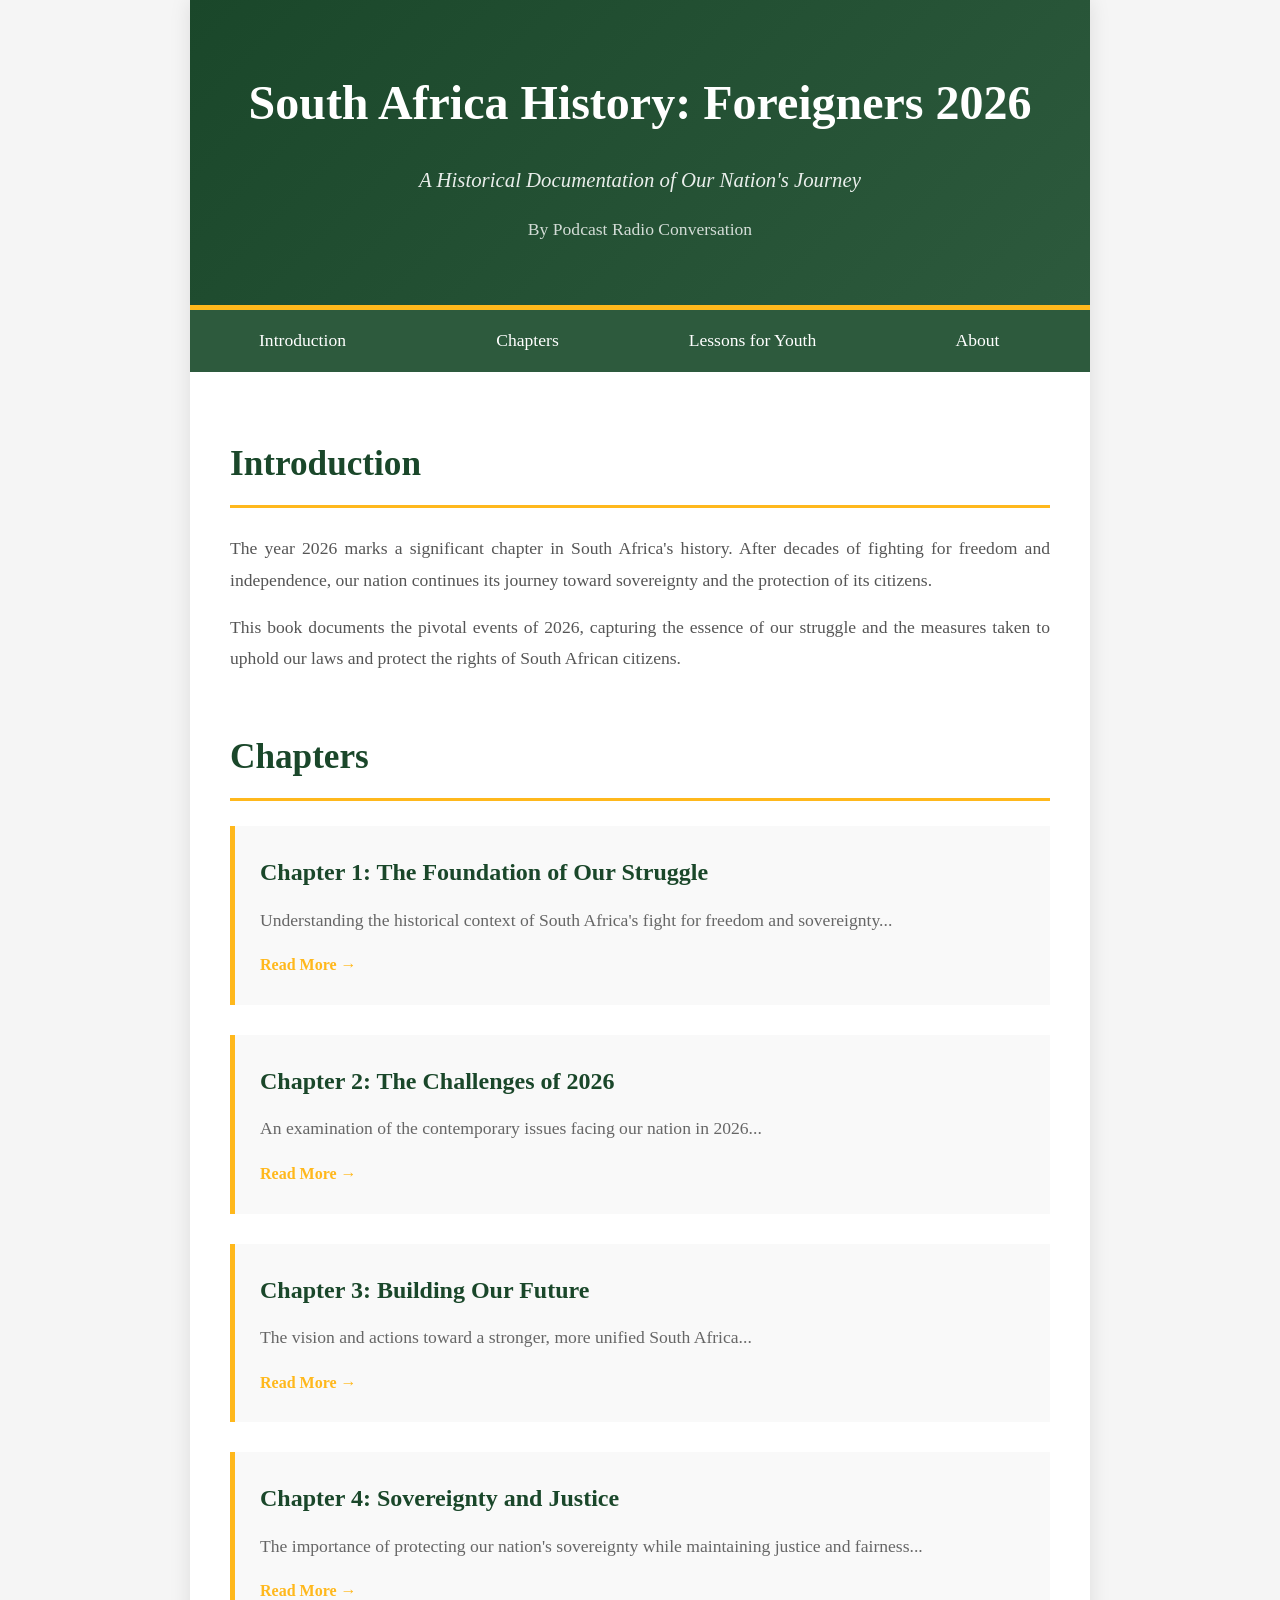
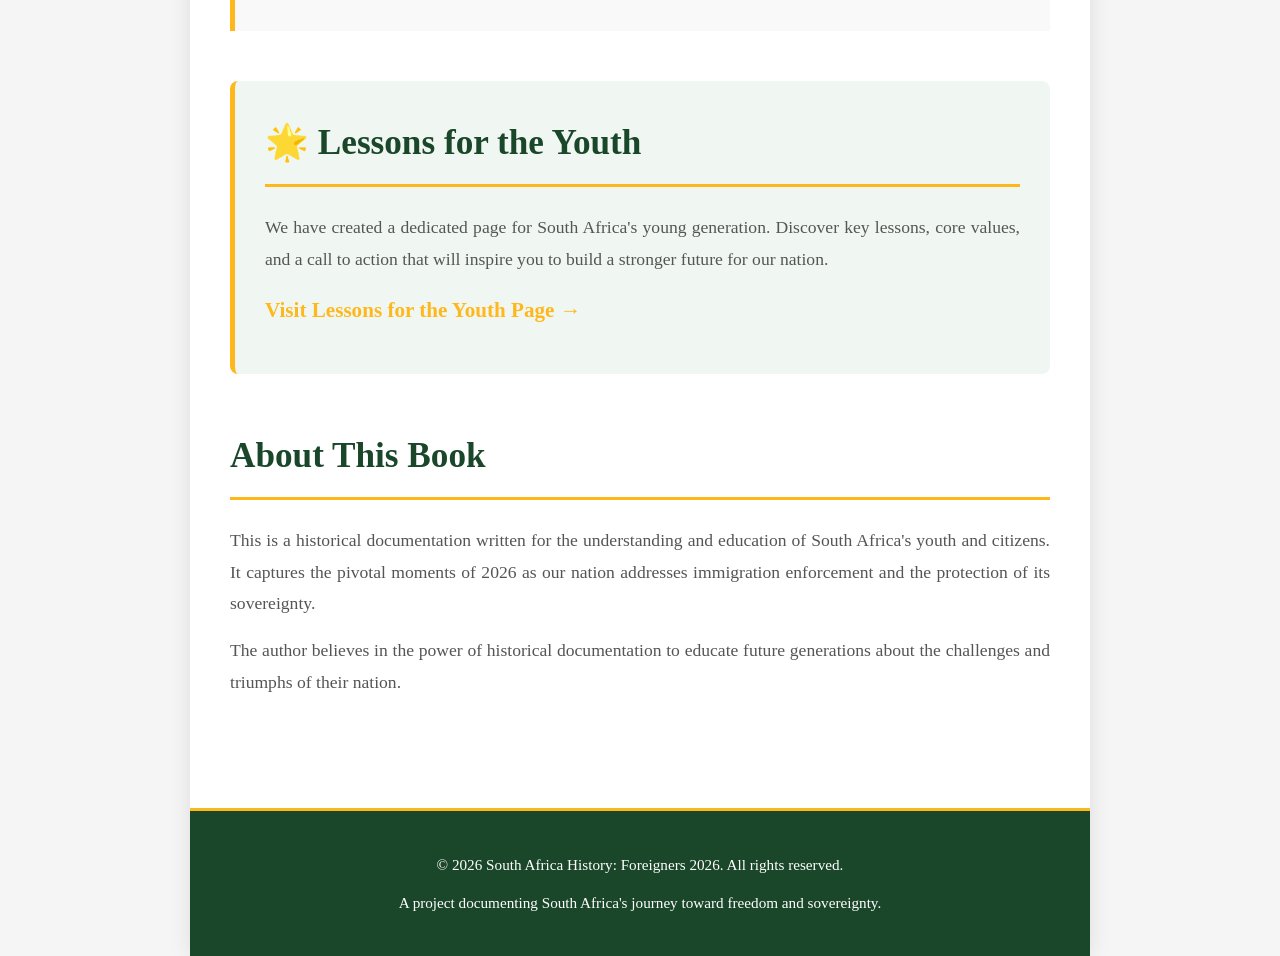
<file: index.html>
<!DOCTYPE html>
<html lang="en">
<head>
    <meta charset="UTF-8">
    <meta name="viewport" content="width=device-width, initial-scale=1.0">
    <title>South Africa History: Foreigners 2026</title>
    <link rel="stylesheet" href="styles/style.css">
</head>
<body>
    <div class="container">
        <!-- Header -->
        <header class="header">
            <div class="header-content">
                <h1>South Africa History: Foreigners 2026</h1>
                <p class="tagline">A Historical Documentation of Our Nation's Journey</p>
                <p class="author">By Podcast Radio Conversation</p>
            </div>
        </header>

        <!-- Navigation -->
        <nav class="navigation">
            <ul>
                <li><a href="#introduction">Introduction</a></li>
                <li><a href="#chapters">Chapters</a></li>
                <li><a href="lessons-for-youth.html">Lessons for Youth</a></li>
                <li><a href="#about">About</a></li>
            </ul>
        </nav>

        <!-- Main Content -->
        <main class="main-content">
            <!-- Introduction Section -->
            <section id="introduction" class="section">
                <h2>Introduction</h2>
                <p>
                    The year 2026 marks a significant chapter in South Africa's history. After decades of fighting for freedom 
                    and independence, our nation continues its journey toward sovereignty and the protection of its citizens.
                </p>
                <p>
                    This book documents the pivotal events of 2026, capturing the essence of our struggle and the measures taken 
                    to uphold our laws and protect the rights of South African citizens.
                </p>
            </section>

            <!-- Chapters Section -->
            <section id="chapters" class="section">
                <h2>Chapters</h2>
                <div class="chapters-list">
                    <div class="chapter">
                        <h3>Chapter 1: The Foundation of Our Struggle</h3>
                        <p>Understanding the historical context of South Africa's fight for freedom and sovereignty...</p>
                        <a href="#chapter1" class="read-more">Read More →</a>
                    </div>
                    <div class="chapter">
                        <h3>Chapter 2: The Challenges of 2026</h3>
                        <p>An examination of the contemporary issues facing our nation in 2026...</p>
                        <a href="#chapter2" class="read-more">Read More →</a>
                    </div>
                    <div class="chapter">
                        <h3>Chapter 3: Building Our Future</h3>
                        <p>The vision and actions toward a stronger, more unified South Africa...</p>
                        <a href="#chapter3" class="read-more">Read More →</a>
                    </div>
                    <div class="chapter">
                        <h3>Chapter 4: Sovereignty and Justice</h3>
                        <p>The importance of protecting our nation's sovereignty while maintaining justice and fairness...</p>
                        <a href="#chapter4" class="read-more">Read More →</a>
                    </div>
                </div>
            </section>

            <!-- Featured Section - Link to Lessons for Youth -->
            <section class="section" style="background-color: #f0f7f3; padding: 30px; border-radius: 8px; border-left: 5px solid #ffb81c;">
                <h2>🌟 Lessons for the Youth</h2>
                <p>
                    We have created a dedicated page for South Africa's young generation. Discover key lessons, core values, 
                    and a call to action that will inspire you to build a stronger future for our nation.
                </p>
                <p style="margin-top: 15px;">
                    <a href="lessons-for-youth.html" class="read-more" style="font-size: 1.2em;">Visit Lessons for the Youth Page →</a>
                </p>
            </section>

            <!-- About Section -->
            <section id="about" class="section">
                <h2>About This Book</h2>
                <p>
                    This is a historical documentation written for the understanding and education of South Africa's youth 
                    and citizens. It captures the pivotal moments of 2026 as our nation addresses immigration enforcement 
                    and the protection of its sovereignty.
                </p>
                <p>
                    The author believes in the power of historical documentation to educate future generations about the 
                    challenges and triumphs of their nation.
                </p>
            </section>
        </main>

        <!-- Footer -->
        <footer class="footer">
            <p>&copy; 2026 South Africa History: Foreigners 2026. All rights reserved.</p>
            <p>A project documenting South Africa's journey toward freedom and sovereignty.</p>
        </footer>
    </div>
</body>
</html>
</file>
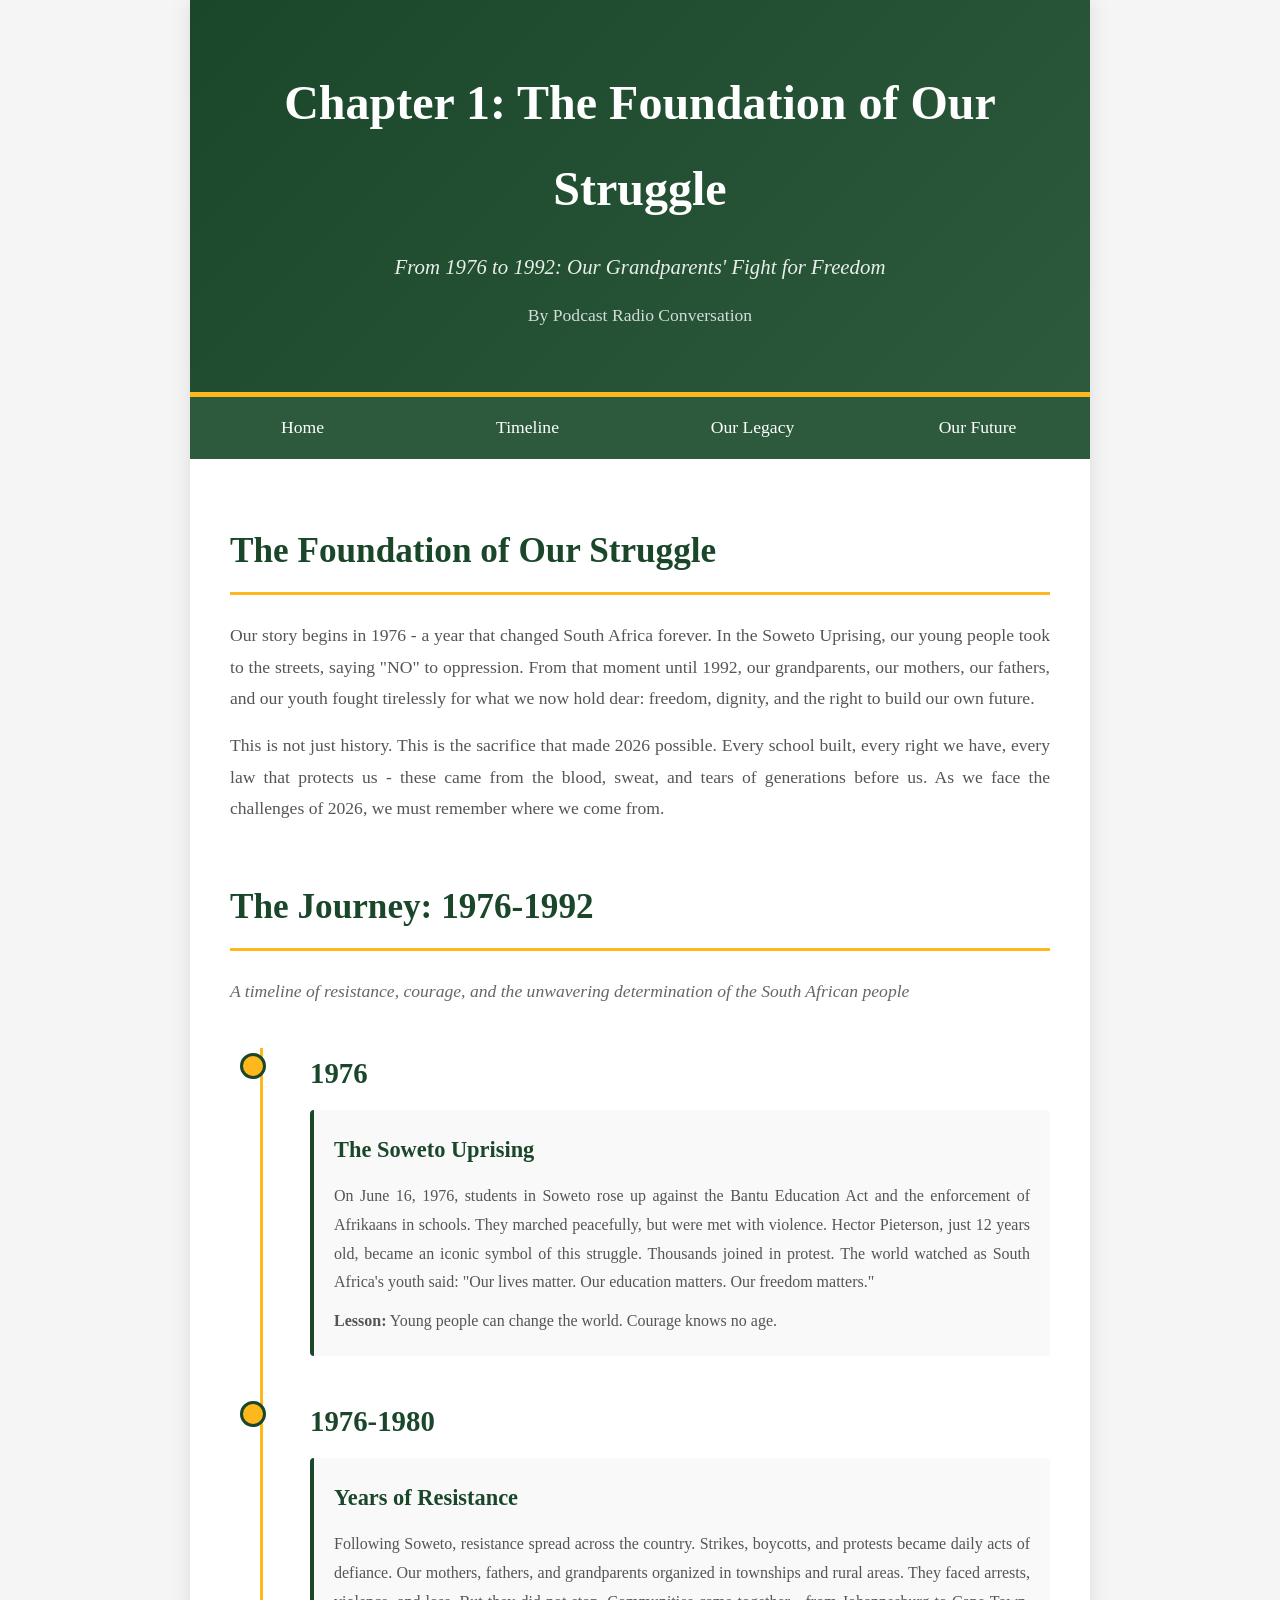
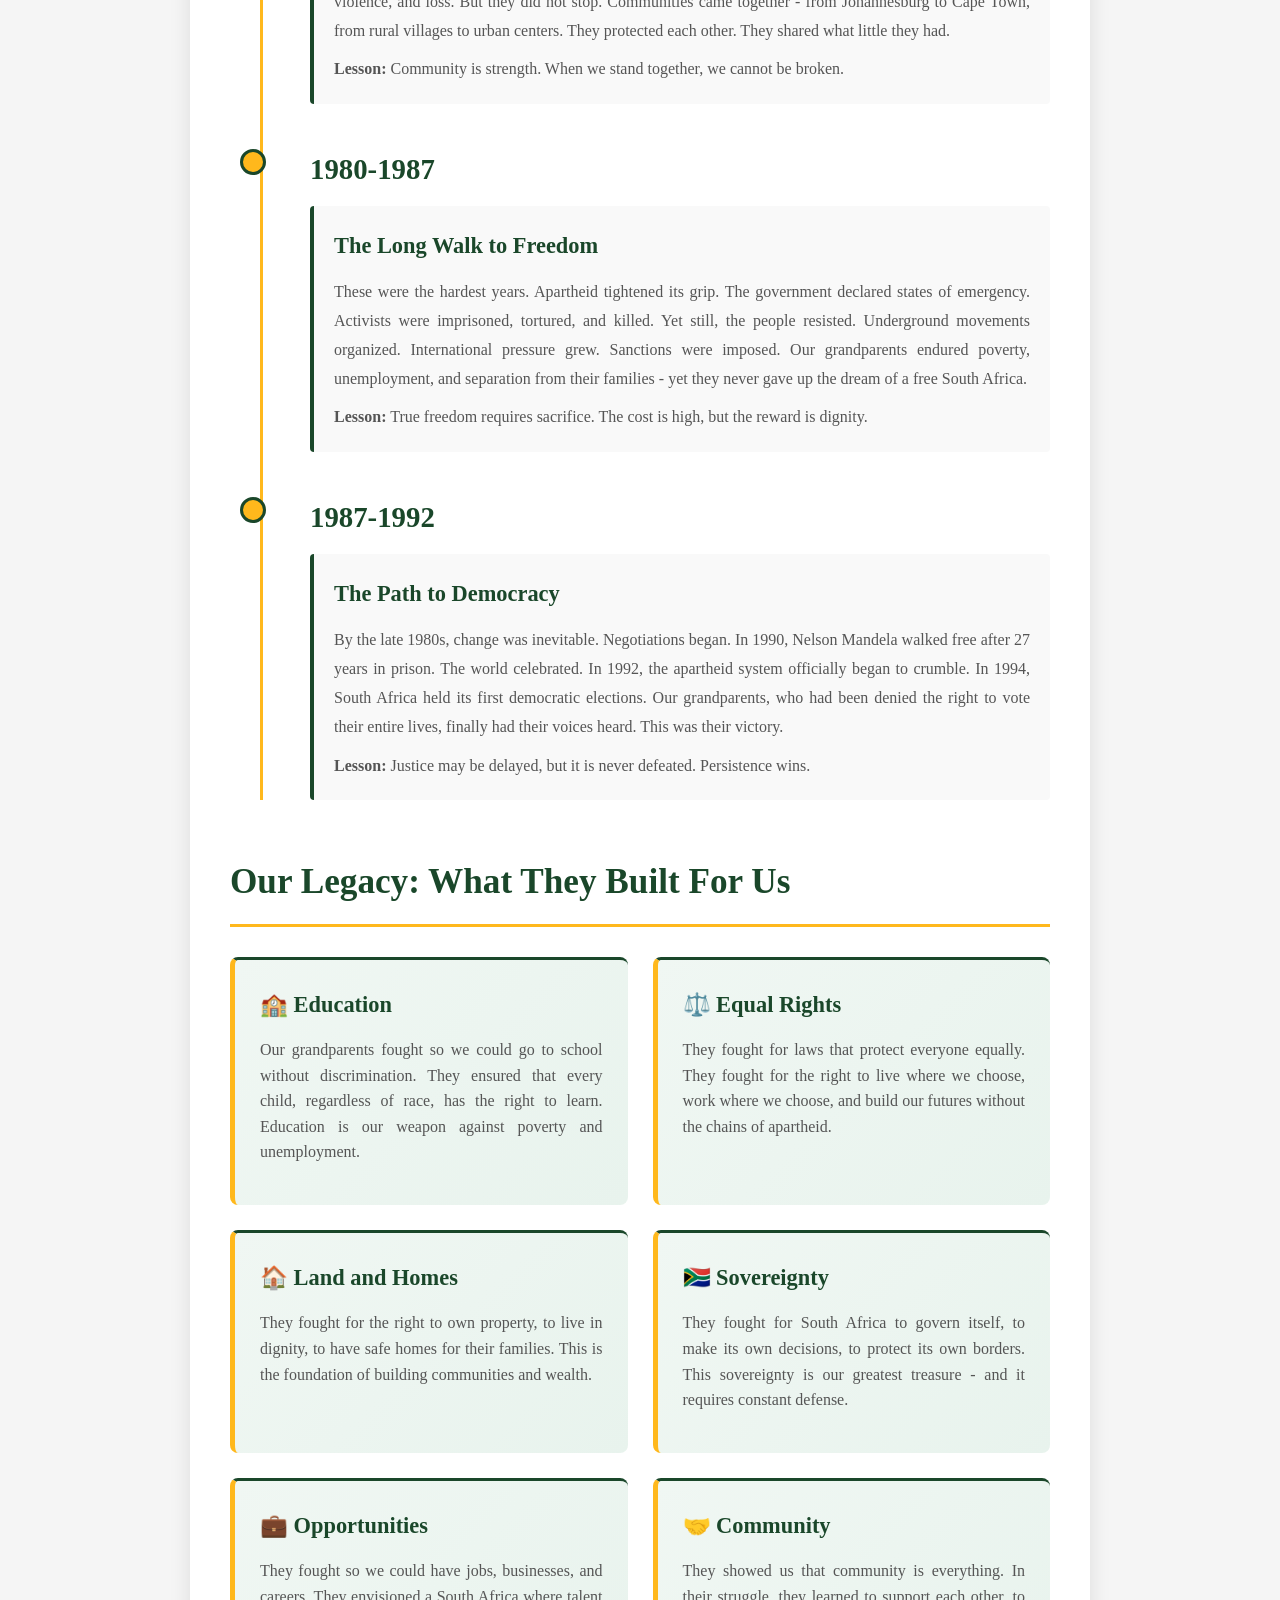
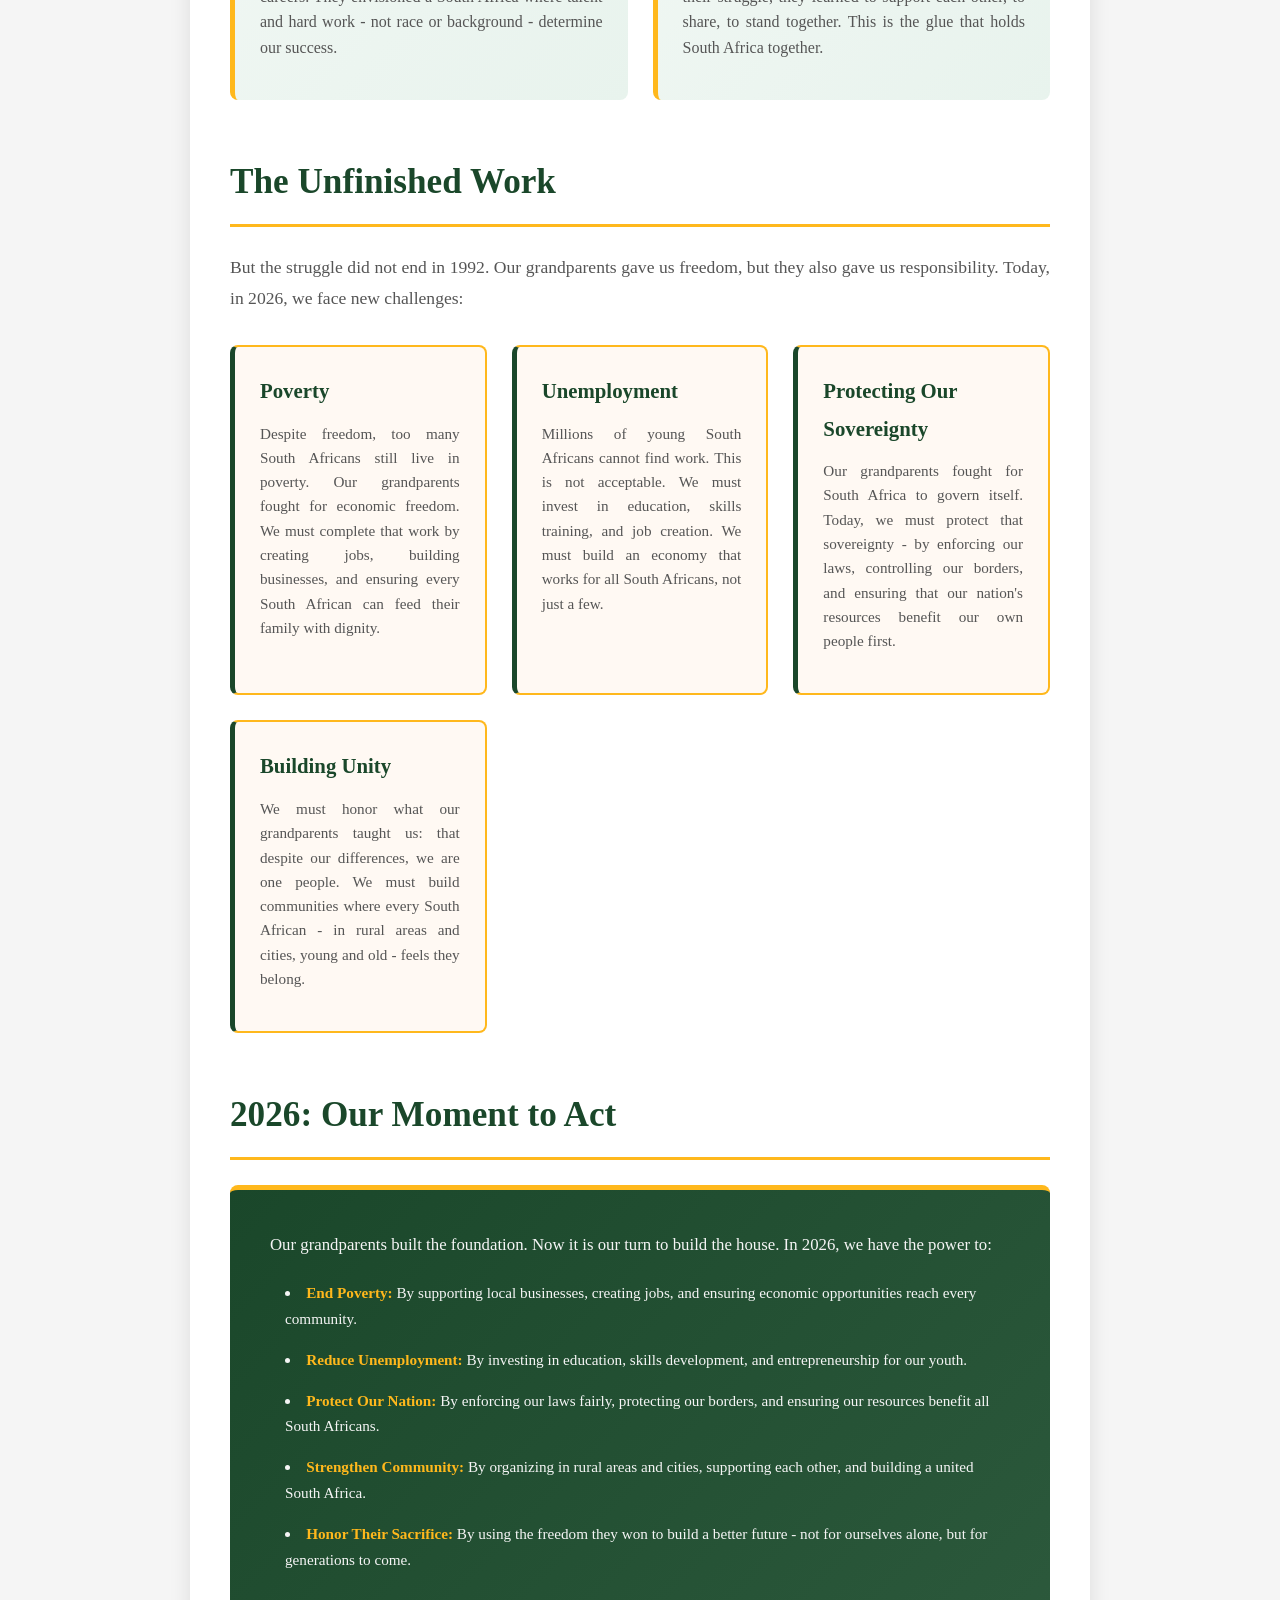
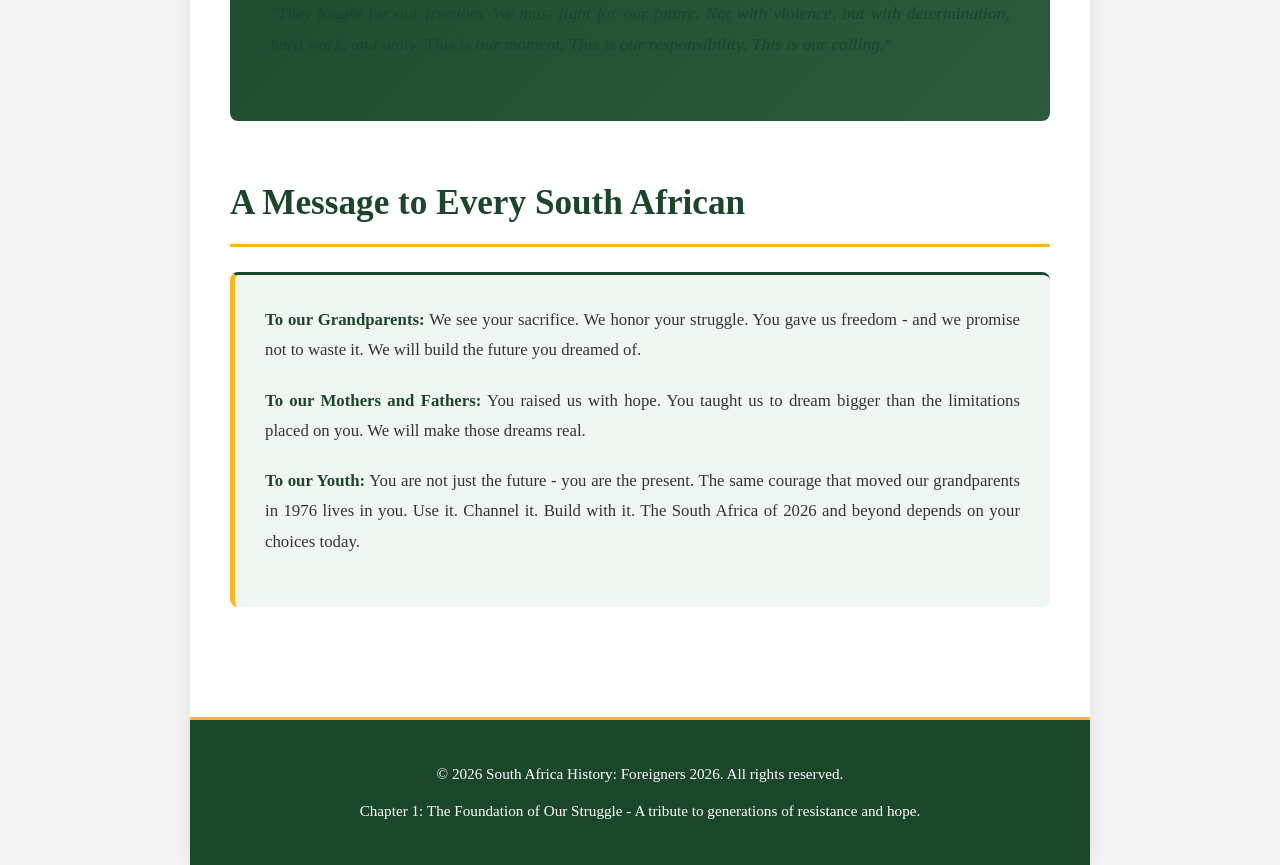
<file: chapter-1.html>
<!DOCTYPE html>
<html lang="en">
<head>
    <meta charset="UTF-8">
    <meta name="viewport" content="width=device-width, initial-scale=1.0">
    <title>Chapter 1: The Foundation of Our Struggle - South Africa History 2026</title>
    <link rel="stylesheet" href="styles/style.css">
</head>
<body>
    <div class="container">
        <!-- Header -->
        <header class="header">
            <div class="header-content">
                <h1>Chapter 1: The Foundation of Our Struggle</h1>
                <p class="tagline">From 1976 to 1992: Our Grandparents' Fight for Freedom</p>
                <p class="author">By Podcast Radio Conversation</p>
            </div>
        </header>

        <!-- Navigation -->
        <nav class="navigation">
            <ul>
                <li><a href="index.html">Home</a></li>
                <li><a href="#timeline">Timeline</a></li>
                <li><a href="#legacy">Our Legacy</a></li>
                <li><a href="#future">Our Future</a></li>
            </ul>
        </nav>

        <!-- Main Content -->
        <main class="main-content">
            <!-- Introduction Section -->
            <section id="introduction" class="section">
                <h2>The Foundation of Our Struggle</h2>
                <p>
                    Our story begins in 1976 - a year that changed South Africa forever. In the Soweto Uprising, our young people 
                    took to the streets, saying "NO" to oppression. From that moment until 1992, our grandparents, our mothers, 
                    our fathers, and our youth fought tirelessly for what we now hold dear: freedom, dignity, and the right to 
                    build our own future.
                </p>
                <p>
                    This is not just history. This is the sacrifice that made 2026 possible. Every school built, every right we have, 
                    every law that protects us - these came from the blood, sweat, and tears of generations before us. As we face 
                    the challenges of 2026, we must remember where we come from.
                </p>
            </section>

            <!-- Timeline Section -->
            <section id="timeline" class="section">
                <h2>The Journey: 1976-1992</h2>
                <p style="margin-bottom: 30px; font-style: italic; color: #666;">
                    A timeline of resistance, courage, and the unwavering determination of the South African people
                </p>

                <div class="timeline-container">
                    <!-- 1976 -->
                    <div class="timeline-item">
                        <div class="timeline-year">1976</div>
                        <div class="timeline-content">
                            <h3>The Soweto Uprising</h3>
                            <p>
                                On June 16, 1976, students in Soweto rose up against the Bantu Education Act and the enforcement of 
                                Afrikaans in schools. They marched peacefully, but were met with violence. Hector Pieterson, just 12 years old, 
                                became an iconic symbol of this struggle. Thousands joined in protest. The world watched as South Africa's 
                                youth said: "Our lives matter. Our education matters. Our freedom matters."
                            </p>
                            <p><strong>Lesson:</strong> Young people can change the world. Courage knows no age.</p>
                        </div>
                    </div>

                    <!-- 1976-1980 -->
                    <div class="timeline-item">
                        <div class="timeline-year">1976-1980</div>
                        <div class="timeline-content">
                            <h3>Years of Resistance</h3>
                            <p>
                                Following Soweto, resistance spread across the country. Strikes, boycotts, and protests became daily acts 
                                of defiance. Our mothers, fathers, and grandparents organized in townships and rural areas. They faced 
                                arrests, violence, and loss. But they did not stop. Communities came together - from Johannesburg to Cape Town, 
                                from rural villages to urban centers. They protected each other. They shared what little they had.
                            </p>
                            <p><strong>Lesson:</strong> Community is strength. When we stand together, we cannot be broken.</p>
                        </div>
                    </div>

                    <!-- 1980-1987 -->
                    <div class="timeline-item">
                        <div class="timeline-year">1980-1987</div>
                        <div class="timeline-content">
                            <h3>The Long Walk to Freedom</h3>
                            <p>
                                These were the hardest years. Apartheid tightened its grip. The government declared states of emergency. 
                                Activists were imprisoned, tortured, and killed. Yet still, the people resisted. Underground movements 
                                organized. International pressure grew. Sanctions were imposed. Our grandparents endured poverty, 
                                unemployment, and separation from their families - yet they never gave up the dream of a free South Africa.
                            </p>
                            <p><strong>Lesson:</strong> True freedom requires sacrifice. The cost is high, but the reward is dignity.</p>
                        </div>
                    </div>

                    <!-- 1987-1992 -->
                    <div class="timeline-item">
                        <div class="timeline-year">1987-1992</div>
                        <div class="timeline-content">
                            <h3>The Path to Democracy</h3>
                            <p>
                                By the late 1980s, change was inevitable. Negotiations began. In 1990, Nelson Mandela walked free after 27 years 
                                in prison. The world celebrated. In 1992, the apartheid system officially began to crumble. In 1994, South Africa 
                                held its first democratic elections. Our grandparents, who had been denied the right to vote their entire lives, 
                                finally had their voices heard. This was their victory.
                            </p>
                            <p><strong>Lesson:</strong> Justice may be delayed, but it is never defeated. Persistence wins.</p>
                        </div>
                    </div>
                </div>
            </section>

            <!-- Legacy Section -->
            <section id="legacy" class="section">
                <h2>Our Legacy: What They Built For Us</h2>
                
                <div class="legacy-grid">
                    <div class="legacy-item">
                        <h3>🏫 Education</h3>
                        <p>
                            Our grandparents fought so we could go to school without discrimination. They ensured that every child, 
                            regardless of race, has the right to learn. Education is our weapon against poverty and unemployment.
                        </p>
                    </div>

                    <div class="legacy-item">
                        <h3>⚖️ Equal Rights</h3>
                        <p>
                            They fought for laws that protect everyone equally. They fought for the right to live where we choose, 
                            work where we choose, and build our futures without the chains of apartheid.
                        </p>
                    </div>

                    <div class="legacy-item">
                        <h3>🏠 Land and Homes</h3>
                        <p>
                            They fought for the right to own property, to live in dignity, to have safe homes for their families. 
                            This is the foundation of building communities and wealth.
                        </p>
                    </div>

                    <div class="legacy-item">
                        <h3>🇿🇦 Sovereignty</h3>
                        <p>
                            They fought for South Africa to govern itself, to make its own decisions, to protect its own borders. 
                            This sovereignty is our greatest treasure - and it requires constant defense.
                        </p>
                    </div>

                    <div class="legacy-item">
                        <h3>💼 Opportunities</h3>
                        <p>
                            They fought so we could have jobs, businesses, and careers. They envisioned a South Africa where talent 
                            and hard work - not race or background - determine our success.
                        </p>
                    </div>

                    <div class="legacy-item">
                        <h3>🤝 Community</h3>
                        <p>
                            They showed us that community is everything. In their struggle, they learned to support each other, 
                            to share, to stand together. This is the glue that holds South Africa together.
                        </p>
                    </div>
                </div>
            </section>

            <!-- The Challenge Section -->
            <section class="section">
                <h2>The Unfinished Work</h2>
                <p>
                    But the struggle did not end in 1992. Our grandparents gave us freedom, but they also gave us responsibility. 
                    Today, in 2026, we face new challenges:
                </p>

                <div class="challenges-list">
                    <div class="challenge-item">
                        <h3>Poverty</h3>
                        <p>
                            Despite freedom, too many South Africans still live in poverty. Our grandparents fought for economic freedom. 
                            We must complete that work by creating jobs, building businesses, and ensuring every South African can feed 
                            their family with dignity.
                        </p>
                    </div>

                    <div class="challenge-item">
                        <h3>Unemployment</h3>
                        <p>
                            Millions of young South Africans cannot find work. This is not acceptable. We must invest in education, skills training, 
                            and job creation. We must build an economy that works for all South Africans, not just a few.
                        </p>
                    </div>

                    <div class="challenge-item">
                        <h3>Protecting Our Sovereignty</h3>
                        <p>
                            Our grandparents fought for South Africa to govern itself. Today, we must protect that sovereignty - by enforcing 
                            our laws, controlling our borders, and ensuring that our nation's resources benefit our own people first.
                        </p>
                    </div>

                    <div class="challenge-item">
                        <h3>Building Unity</h3>
                        <p>
                            We must honor what our grandparents taught us: that despite our differences, we are one people. We must build 
                            communities where every South African - in rural areas and cities, young and old - feels they belong.
                        </p>
                    </div>
                </div>
            </section>

            <!-- Our Future Section -->
            <section id="future" class="section">
                <h2>2026: Our Moment to Act</h2>
                
                <div class="future-box">
                    <p>
                        Our grandparents built the foundation. Now it is our turn to build the house. In 2026, we have the power to:
                    </p>

                    <ul class="action-points">
                        <li><strong>End Poverty:</strong> By supporting local businesses, creating jobs, and ensuring economic opportunities reach every community.</li>
                        <li><strong>Reduce Unemployment:</strong> By investing in education, skills development, and entrepreneurship for our youth.</li>
                        <li><strong>Protect Our Nation:</strong> By enforcing our laws fairly, protecting our borders, and ensuring our resources benefit all South Africans.</li>
                        <li><strong>Strengthen Community:</strong> By organizing in rural areas and cities, supporting each other, and building a united South Africa.</li>
                        <li><strong>Honor Their Sacrifice:</strong> By using the freedom they won to build a better future - not for ourselves alone, but for generations to come.</li>
                    </ul>

                    <p style="margin-top: 25px; font-style: italic; color: #1a472a; font-size: 1.1em;">
                        "They fought for our freedom. We must fight for our future. Not with violence, but with determination, 
                        hard work, and unity. This is our moment. This is our responsibility. This is our calling."
                    </p>
                </div>
            </section>

            <!-- Reflection Section -->
            <section class="section">
                <h2>A Message to Every South African</h2>
                
                <div class="reflection-box">
                    <p>
                        <strong>To our Grandparents:</strong> We see your sacrifice. We honor your struggle. You gave us freedom - 
                        and we promise not to waste it. We will build the future you dreamed of.
                    </p>
                    <p style="margin-top: 20px;">
                        <strong>To our Mothers and Fathers:</strong> You raised us with hope. You taught us to dream bigger than the 
                        limitations placed on you. We will make those dreams real.
                    </p>
                    <p style="margin-top: 20px;">
                        <strong>To our Youth:</strong> You are not just the future - you are the present. The same courage that moved 
                        our grandparents in 1976 lives in you. Use it. Channel it. Build with it. The South Africa of 2026 and beyond 
                        depends on your choices today.
                    </p>
                </div>
            </section>
        </main>

        <!-- Footer -->
        <footer class="footer">
            <p>&copy; 2026 South Africa History: Foreigners 2026. All rights reserved.</p>
            <p>Chapter 1: The Foundation of Our Struggle - A tribute to generations of resistance and hope.</p>
        </footer>
    </div>
</body>
</html>
</file>
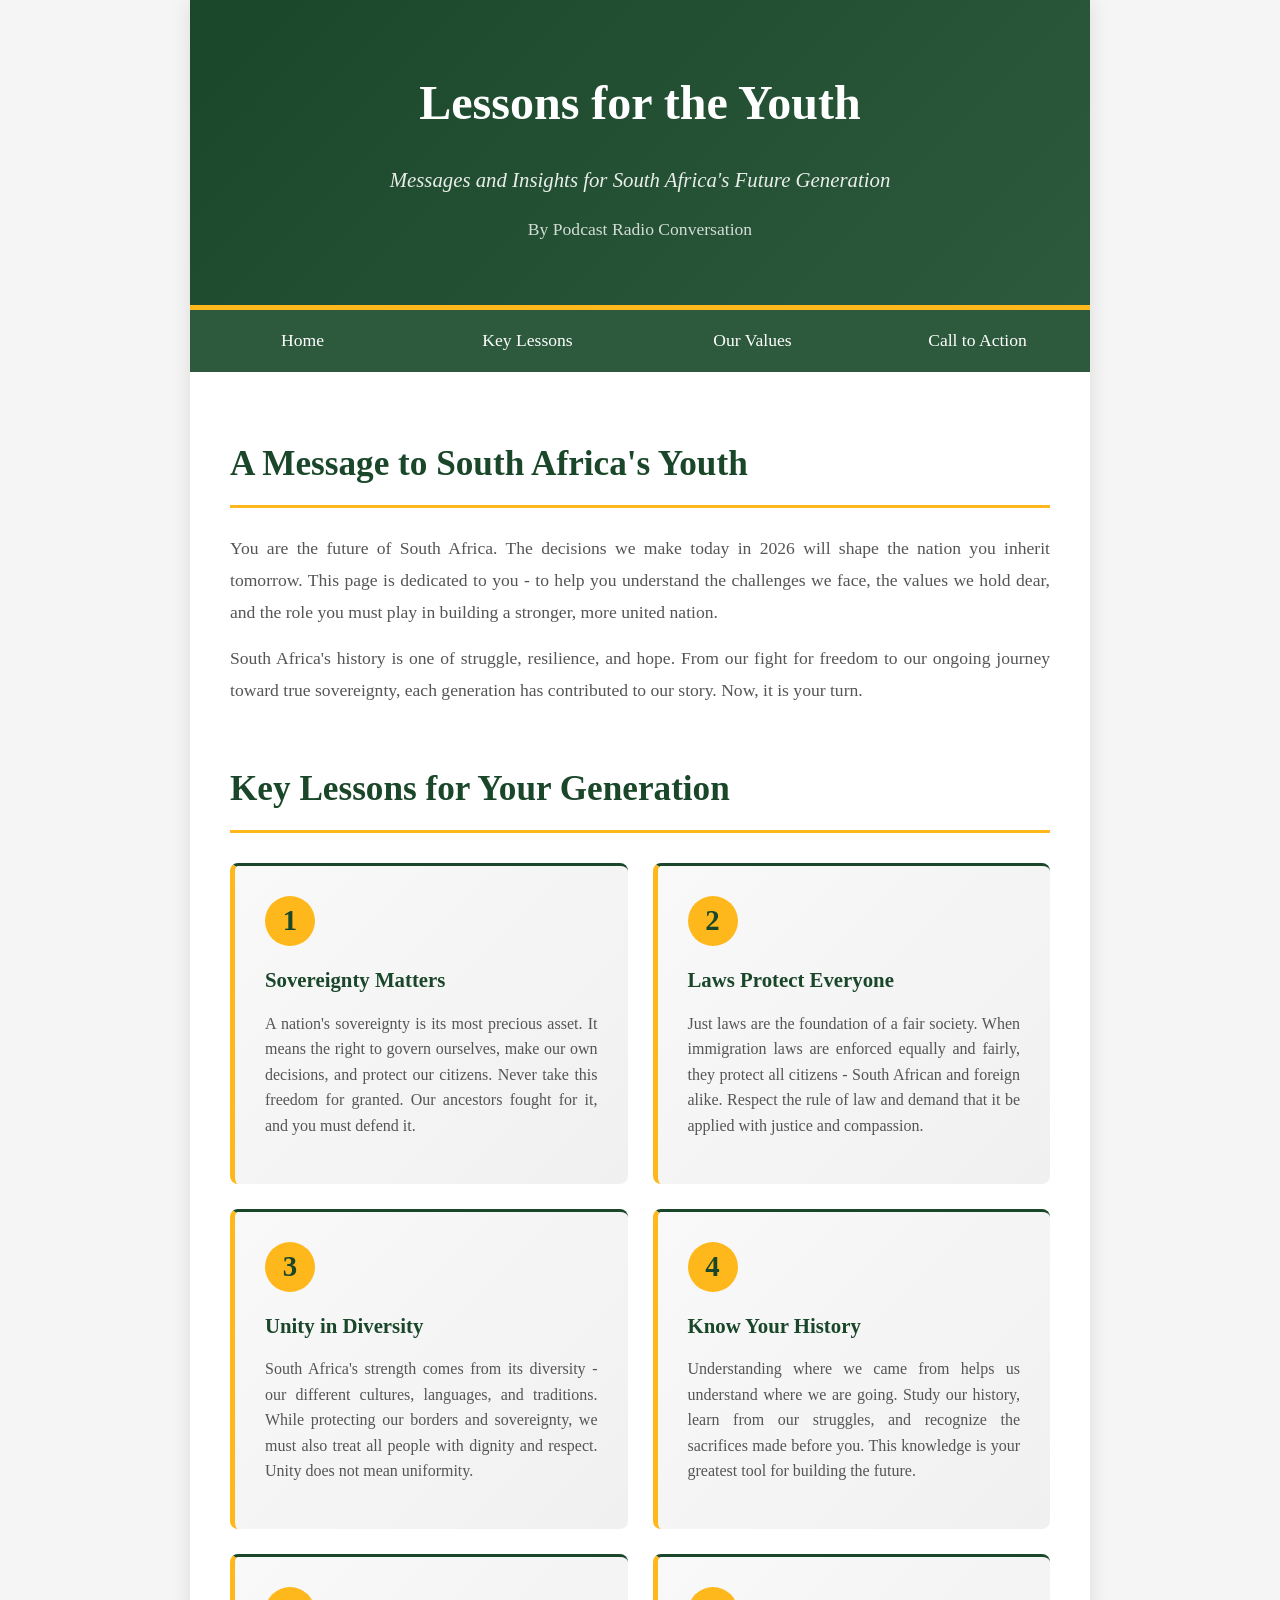
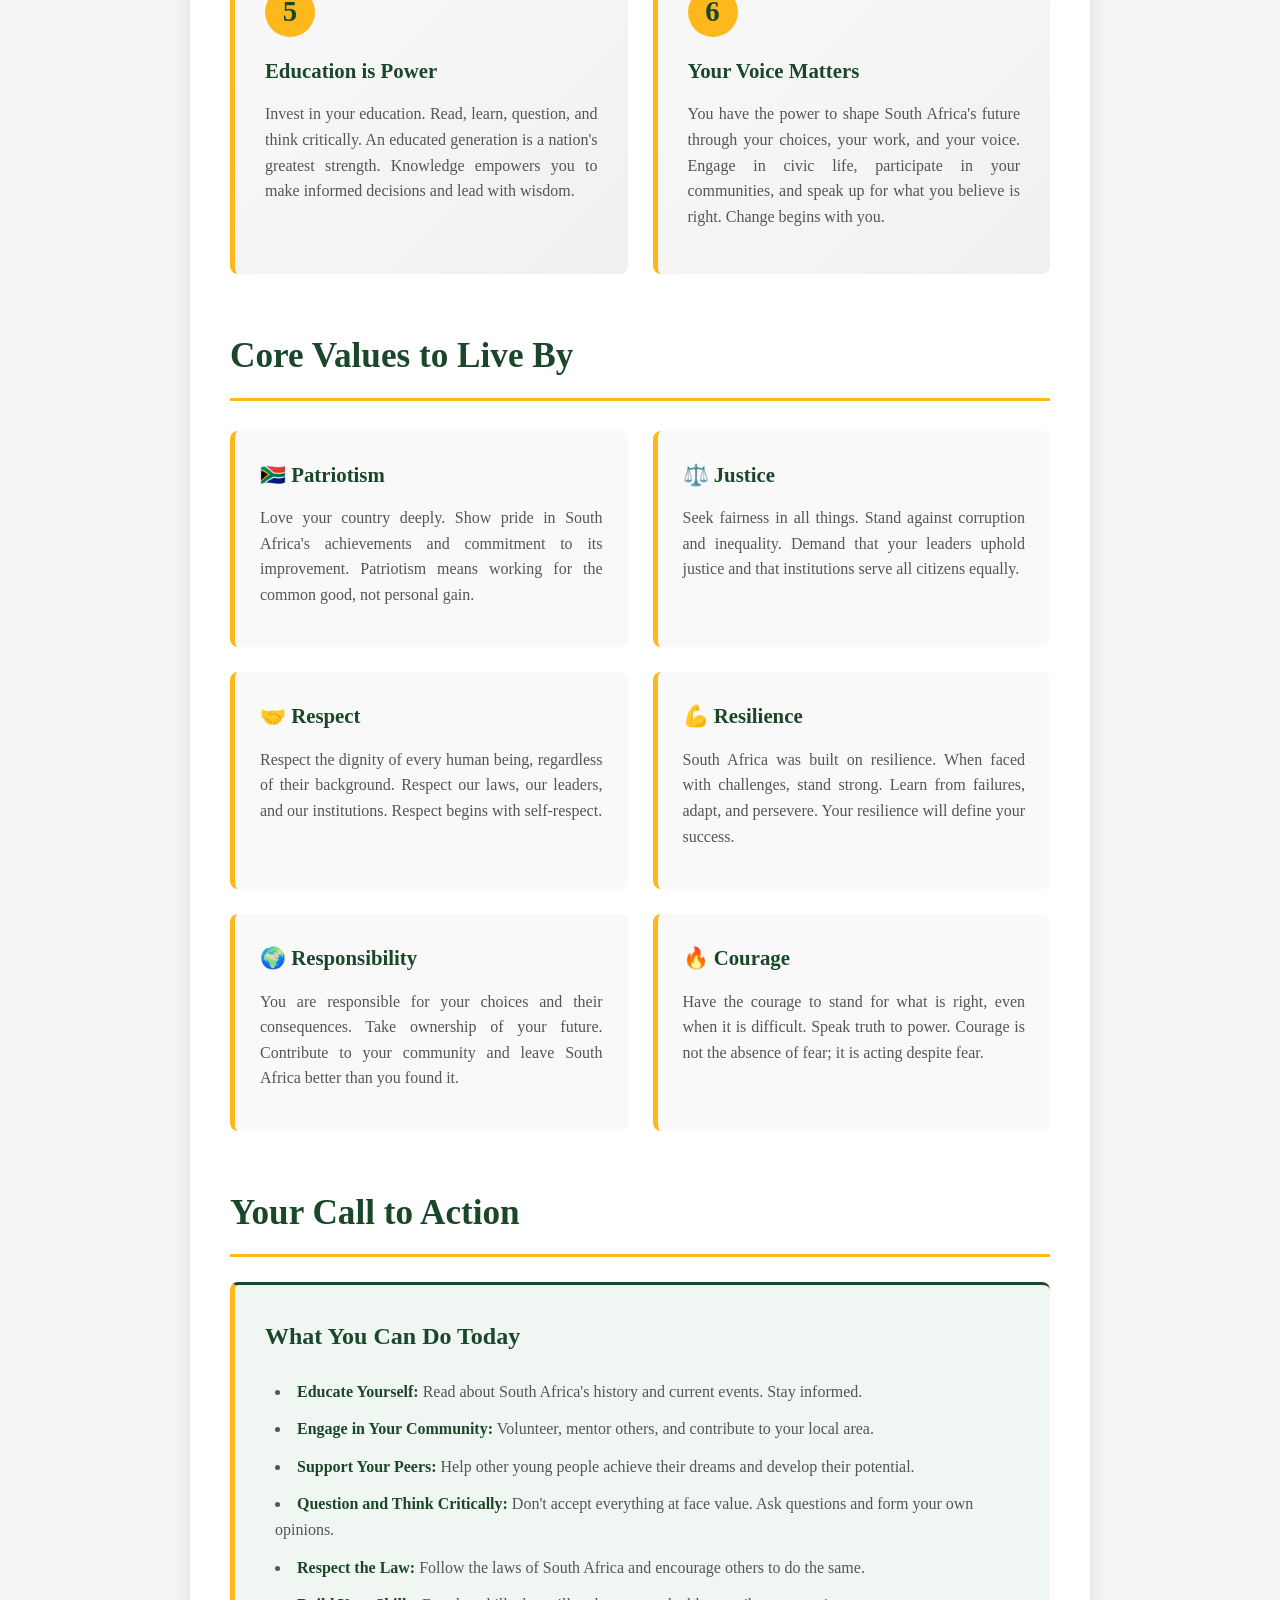
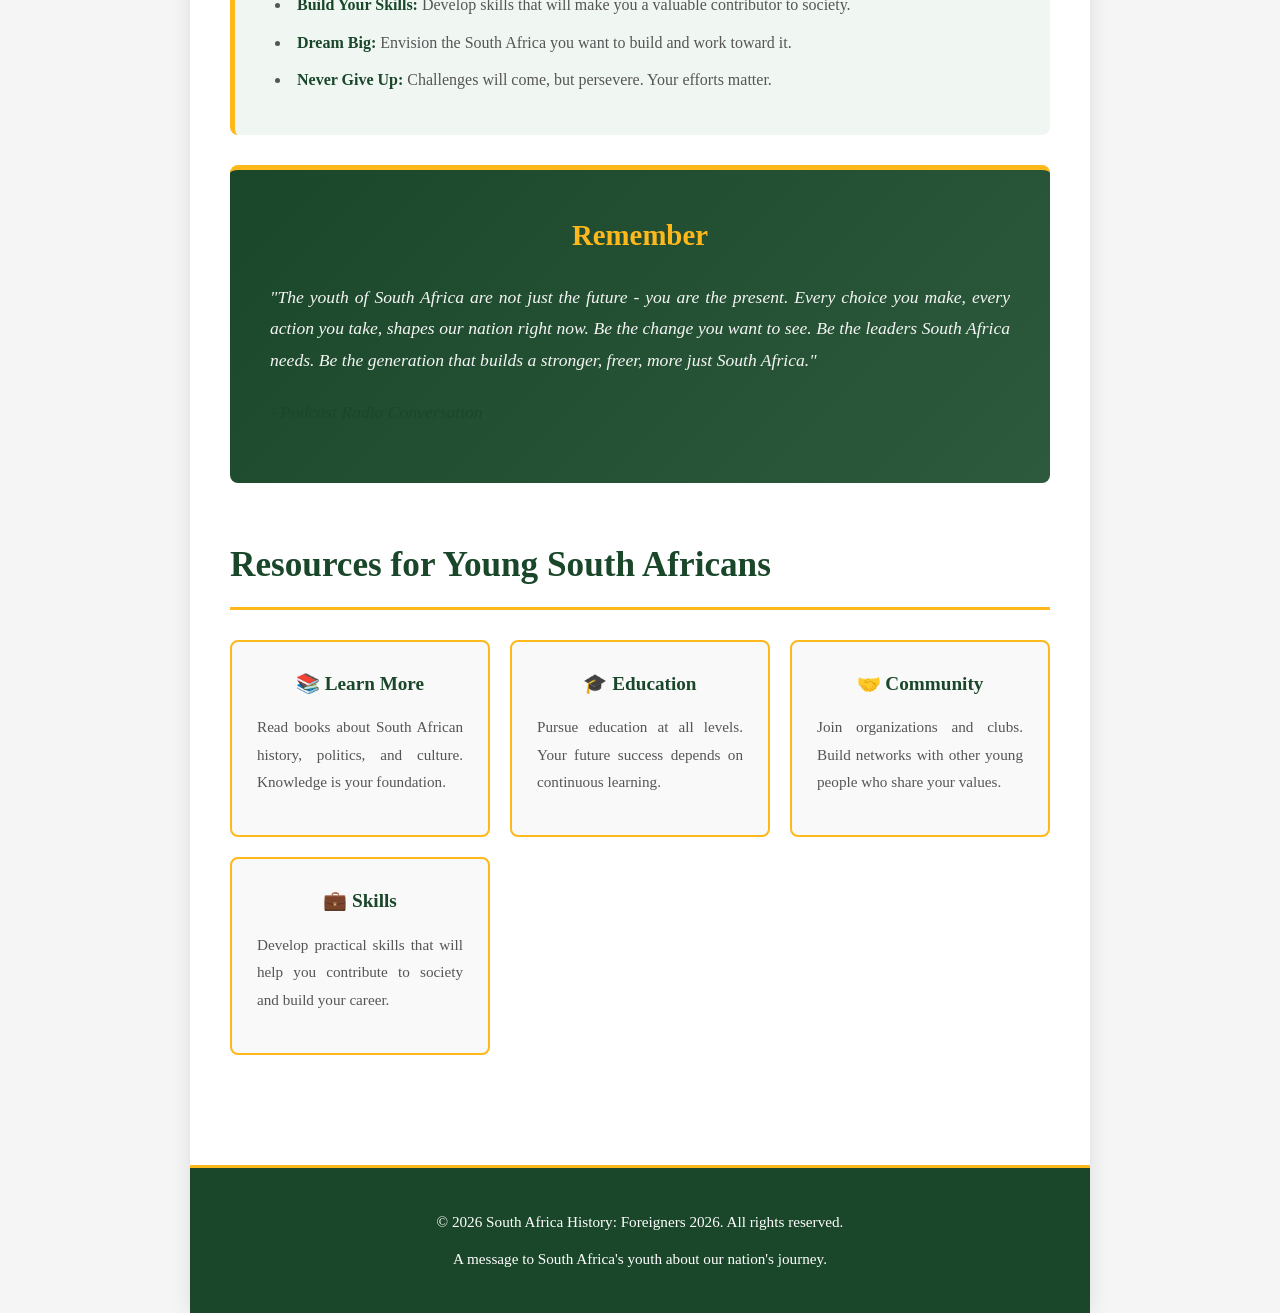
<file: lessons-for-youth.html>
<!DOCTYPE html>
<html lang="en">
<head>
    <meta charset="UTF-8">
    <meta name="viewport" content="width=device-width, initial-scale=1.0">
    <title>Lessons for the Youth - South Africa History 2026</title>
    <link rel="stylesheet" href="styles/style.css">
</head>
<body>
    <div class="container">
        <!-- Header -->
        <header class="header">
            <div class="header-content">
                <h1>Lessons for the Youth</h1>
                <p class="tagline">Messages and Insights for South Africa's Future Generation</p>
                <p class="author">By Podcast Radio Conversation</p>
            </div>
        </header>

        <!-- Navigation -->
        <nav class="navigation">
            <ul>
                <li><a href="index.html">Home</a></li>
                <li><a href="#lessons">Key Lessons</a></li>
                <li><a href="#values">Our Values</a></li>
                <li><a href="#action">Call to Action</a></li>
            </ul>
        </nav>

        <!-- Main Content -->
        <main class="main-content">
            <!-- Introduction Section -->
            <section id="introduction" class="section">
                <h2>A Message to South Africa's Youth</h2>
                <p>
                    You are the future of South Africa. The decisions we make today in 2026 will shape the nation 
                    you inherit tomorrow. This page is dedicated to you - to help you understand the challenges we face, 
                    the values we hold dear, and the role you must play in building a stronger, more united nation.
                </p>
                <p>
                    South Africa's history is one of struggle, resilience, and hope. From our fight for freedom to our 
                    ongoing journey toward true sovereignty, each generation has contributed to our story. Now, it is your turn.
                </p>
            </section>

            <!-- Key Lessons Section -->
            <section id="lessons" class="section">
                <h2>Key Lessons for Your Generation</h2>
                
                <div class="lessons-grid">
                    <div class="lesson-card">
                        <div class="lesson-number">1</div>
                        <h3>Sovereignty Matters</h3>
                        <p>
                            A nation's sovereignty is its most precious asset. It means the right to govern ourselves, 
                            make our own decisions, and protect our citizens. Never take this freedom for granted. Our 
                            ancestors fought for it, and you must defend it.
                        </p>
                    </div>

                    <div class="lesson-card">
                        <div class="lesson-number">2</div>
                        <h3>Laws Protect Everyone</h3>
                        <p>
                            Just laws are the foundation of a fair society. When immigration laws are enforced equally 
                            and fairly, they protect all citizens - South African and foreign alike. Respect the rule of law 
                            and demand that it be applied with justice and compassion.
                        </p>
                    </div>

                    <div class="lesson-card">
                        <div class="lesson-number">3</div>
                        <h3>Unity in Diversity</h3>
                        <p>
                            South Africa's strength comes from its diversity - our different cultures, languages, and 
                            traditions. While protecting our borders and sovereignty, we must also treat all people with 
                            dignity and respect. Unity does not mean uniformity.
                        </p>
                    </div>

                    <div class="lesson-card">
                        <div class="lesson-number">4</div>
                        <h3>Know Your History</h3>
                        <p>
                            Understanding where we came from helps us understand where we are going. Study our history, 
                            learn from our struggles, and recognize the sacrifices made before you. This knowledge is your 
                            greatest tool for building the future.
                        </p>
                    </div>

                    <div class="lesson-card">
                        <div class="lesson-number">5</div>
                        <h3>Education is Power</h3>
                        <p>
                            Invest in your education. Read, learn, question, and think critically. An educated generation 
                            is a nation's greatest strength. Knowledge empowers you to make informed decisions and lead with 
                            wisdom.
                        </p>
                    </div>

                    <div class="lesson-card">
                        <div class="lesson-number">6</div>
                        <h3>Your Voice Matters</h3>
                        <p>
                            You have the power to shape South Africa's future through your choices, your work, and your 
                            voice. Engage in civic life, participate in your communities, and speak up for what you believe 
                            is right. Change begins with you.
                        </p>
                    </div>
                </div>
            </section>

            <!-- Values Section -->
            <section id="values" class="section">
                <h2>Core Values to Live By</h2>
                
                <div class="values-container">
                    <div class="value-item">
                        <h3>🇿🇦 Patriotism</h3>
                        <p>
                            Love your country deeply. Show pride in South Africa's achievements and commitment to its 
                            improvement. Patriotism means working for the common good, not personal gain.
                        </p>
                    </div>

                    <div class="value-item">
                        <h3>⚖️ Justice</h3>
                        <p>
                            Seek fairness in all things. Stand against corruption and inequality. Demand that your leaders 
                            uphold justice and that institutions serve all citizens equally.
                        </p>
                    </div>

                    <div class="value-item">
                        <h3>🤝 Respect</h3>
                        <p>
                            Respect the dignity of every human being, regardless of their background. Respect our laws, 
                            our leaders, and our institutions. Respect begins with self-respect.
                        </p>
                    </div>

                    <div class="value-item">
                        <h3>💪 Resilience</h3>
                        <p>
                            South Africa was built on resilience. When faced with challenges, stand strong. Learn from 
                            failures, adapt, and persevere. Your resilience will define your success.
                        </p>
                    </div>

                    <div class="value-item">
                        <h3>🌍 Responsibility</h3>
                        <p>
                            You are responsible for your choices and their consequences. Take ownership of your future. 
                            Contribute to your community and leave South Africa better than you found it.
                        </p>
                    </div>

                    <div class="value-item">
                        <h3>🔥 Courage</h3>
                        <p>
                            Have the courage to stand for what is right, even when it is difficult. Speak truth to power. 
                            Courage is not the absence of fear; it is acting despite fear.
                        </p>
                    </div>
                </div>
            </section>

            <!-- Call to Action Section -->
            <section id="action" class="section">
                <h2>Your Call to Action</h2>
                
                <div class="action-box">
                    <h3>What You Can Do Today</h3>
                    <ul class="action-list">
                        <li><strong>Educate Yourself:</strong> Read about South Africa's history and current events. Stay informed.</li>
                        <li><strong>Engage in Your Community:</strong> Volunteer, mentor others, and contribute to your local area.</li>
                        <li><strong>Support Your Peers:</strong> Help other young people achieve their dreams and develop their potential.</li>
                        <li><strong>Question and Think Critically:</strong> Don't accept everything at face value. Ask questions and form your own opinions.</li>
                        <li><strong>Respect the Law:</strong> Follow the laws of South Africa and encourage others to do the same.</li>
                        <li><strong>Build Your Skills:</strong> Develop skills that will make you a valuable contributor to society.</li>
                        <li><strong>Dream Big:</strong> Envision the South Africa you want to build and work toward it.</li>
                        <li><strong>Never Give Up:</strong> Challenges will come, but persevere. Your efforts matter.</li>
                    </ul>
                </div>

                <div class="inspiration-box">
                    <h3>Remember</h3>
                    <p>
                        "The youth of South Africa are not just the future - you are the present. Every choice you make, 
                        every action you take, shapes our nation right now. Be the change you want to see. Be the leaders 
                        South Africa needs. Be the generation that builds a stronger, freer, more just South Africa."
                    </p>
                    <p style="margin-top: 20px; font-style: italic; color: #1a472a;">
                        - Podcast Radio Conversation
                    </p>
                </div>
            </section>

            <!-- Resources Section -->
            <section id="resources" class="section">
                <h2>Resources for Young South Africans</h2>
                <div class="resources-grid">
                    <div class="resource-card">
                        <h3>📚 Learn More</h3>
                        <p>Read books about South African history, politics, and culture. Knowledge is your foundation.</p>
                    </div>
                    <div class="resource-card">
                        <h3>🎓 Education</h3>
                        <p>Pursue education at all levels. Your future success depends on continuous learning.</p>
                    </div>
                    <div class="resource-card">
                        <h3>🤝 Community</h3>
                        <p>Join organizations and clubs. Build networks with other young people who share your values.</p>
                    </div>
                    <div class="resource-card">
                        <h3>💼 Skills</h3>
                        <p>Develop practical skills that will help you contribute to society and build your career.</p>
                    </div>
                </div>
            </section>
        </main>

        <!-- Footer -->
        <footer class="footer">
            <p>&copy; 2026 South Africa History: Foreigners 2026. All rights reserved.</p>
            <p>A message to South Africa's youth about our nation's journey.</p>
        </footer>
    </div>
</body>
</html>
</file>
<file: styles/style.css>
/* Reset and Base Styles */
* {
    margin: 0;
    padding: 0;
    box-sizing: border-box;
}

body {
    font-family: 'Georgia', 'Times New Roman', serif;
    line-height: 1.8;
    color: #333;
    background-color: #f5f5f5;
}

/* Container */
.container {
    max-width: 900px;
    margin: 0 auto;
    background-color: #fff;
    box-shadow: 0 0 20px rgba(0, 0, 0, 0.1);
}

/* Header */
.header {
    background: linear-gradient(135deg, #1a472a 0%, #2d5a3d 100%);
    color: #fff;
    padding: 60px 40px;
    text-align: center;
    border-bottom: 5px solid #ffb81c;
}

.header h1 {
    font-size: 3em;
    margin-bottom: 15px;
    font-weight: bold;
}

.header .tagline {
    font-size: 1.3em;
    margin-bottom: 10px;
    font-style: italic;
    opacity: 0.9;
}

.header .author {
    font-size: 1.1em;
    margin-top: 15px;
    opacity: 0.8;
}

/* Navigation */
.navigation {
    background-color: #2d5a3d;
    padding: 0;
    position: sticky;
    top: 0;
    z-index: 100;
}

.navigation ul {
    list-style: none;
    display: flex;
    justify-content: center;
    flex-wrap: wrap;
    max-width: 900px;
    margin: 0 auto;
}

.navigation li {
    flex: 1;
    text-align: center;
}

.navigation a {
    display: block;
    color: #fff;
    text-decoration: none;
    padding: 15px 20px;
    font-size: 1.1em;
    transition: background-color 0.3s ease;
}

.navigation a:hover {
    background-color: #1a472a;
    border-bottom: 3px solid #ffb81c;
}

/* Main Content */
.main-content {
    padding: 60px 40px;
}

.section {
    margin-bottom: 50px;
}

.section h2 {
    font-size: 2.2em;
    color: #1a472a;
    margin-bottom: 25px;
    padding-bottom: 10px;
    border-bottom: 3px solid #ffb81c;
}

.section p {
    font-size: 1.1em;
    margin-bottom: 15px;
    text-align: justify;
    color: #555;
}

/* Chapters List */
.chapters-list {
    display: grid;
    gap: 30px;
}

.chapter {
    background-color: #f9f9f9;
    padding: 25px;
    border-left: 5px solid #ffb81c;
    transition: transform 0.3s ease, box-shadow 0.3s ease;
}

.chapter:hover {
    transform: translateX(10px);
    box-shadow: 0 4px 15px rgba(0, 0, 0, 0.1);
}

.chapter h3 {
    font-size: 1.5em;
    color: #1a472a;
    margin-bottom: 10px;
}

.chapter p {
    color: #666;
    margin-bottom: 15px;
}

.read-more {
    color: #ffb81c;
    text-decoration: none;
    font-weight: bold;
    transition: color 0.3s ease;
}

.read-more:hover {
    color: #1a472a;
}

/* Timeline Styles - For Chapter 1 */
.timeline-container {
    position: relative;
    margin-top: 40px;
}

.timeline-container::before {
    content: '';
    position: absolute;
    left: 30px;
    top: 0;
    bottom: 0;
    width: 3px;
    background-color: #ffb81c;
}

.timeline-item {
    margin-bottom: 40px;
    margin-left: 80px;
    position: relative;
}

.timeline-item::before {
    content: '';
    position: absolute;
    left: -70px;
    top: 5px;
    width: 20px;
    height: 20px;
    background-color: #ffb81c;
    border: 3px solid #1a472a;
    border-radius: 50%;
}

.timeline-year {
    font-size: 1.8em;
    font-weight: bold;
    color: #1a472a;
    margin-bottom: 10px;
}

.timeline-content {
    background-color: #f9f9f9;
    padding: 20px;
    border-left: 4px solid #1a472a;
    border-radius: 4px;
}

.timeline-content h3 {
    font-size: 1.4em;
    color: #1a472a;
    margin-bottom: 12px;
}

.timeline-content p {
    color: #555;
    margin-bottom: 10px;
    font-size: 1em;
}

.timeline-content p:last-child {
    margin-bottom: 0;
}

/* Legacy Grid */
.legacy-grid {
    display: grid;
    grid-template-columns: repeat(auto-fit, minmax(280px, 1fr));
    gap: 25px;
    margin-top: 30px;
}

.legacy-item {
    background: linear-gradient(135deg, #f0f7f3 0%, #e8f3ed 100%);
    padding: 25px;
    border-radius: 8px;
    border-left: 5px solid #ffb81c;
    border-top: 3px solid #1a472a;
    transition: transform 0.3s ease, box-shadow 0.3s ease;
}

.legacy-item:hover {
    transform: translateY(-8px);
    box-shadow: 0 10px 25px rgba(0, 0, 0, 0.15);
}

.legacy-item h3 {
    font-size: 1.4em;
    color: #1a472a;
    margin-bottom: 12px;
}

.legacy-item p {
    color: #555;
    font-size: 1em;
    line-height: 1.6;
}

/* Challenges List */
.challenges-list {
    display: grid;
    grid-template-columns: repeat(auto-fit, minmax(250px, 1fr));
    gap: 25px;
    margin-top: 30px;
}

.challenge-item {
    background-color: #fff9f3;
    padding: 25px;
    border-radius: 8px;
    border: 2px solid #ffb81c;
    border-left: 5px solid #1a472a;
    transition: transform 0.3s ease, box-shadow 0.3s ease;
}

.challenge-item:hover {
    transform: translateX(8px);
    box-shadow: 0 8px 20px rgba(0, 0, 0, 0.1);
}

.challenge-item h3 {
    font-size: 1.3em;
    color: #1a472a;
    margin-bottom: 12px;
}

.challenge-item p {
    color: #555;
    font-size: 0.95em;
    line-height: 1.6;
}

/* Future Box */
.future-box {
    background: linear-gradient(135deg, #1a472a 0%, #2d5a3d 100%);
    color: #fff;
    padding: 40px;
    border-radius: 8px;
    border-top: 5px solid #ffb81c;
}

.future-box p {
    color: #f5f5f5;
    font-size: 1.05em;
    margin-bottom: 20px;
}

.action-points {
    list-style-position: inside;
    margin-left: 15px;
}

.action-points li {
    color: #f5f5f5;
    margin-bottom: 15px;
    line-height: 1.7;
    font-size: 0.95em;
}

.action-points strong {
    color: #ffb81c;
}

/* Reflection Box */
.reflection-box {
    background-color: #f0f7f3;
    padding: 30px;
    border-radius: 8px;
    border-left: 5px solid #ffb81c;
    border-top: 3px solid #1a472a;
}

.reflection-box p {
    color: #333;
    font-size: 1.05em;
    line-height: 1.8;
    margin-bottom: 20px;
}

.reflection-box strong {
    color: #1a472a;
}

/* Lessons Grid - For Lessons for the Youth page */
.lessons-grid {
    display: grid;
    grid-template-columns: repeat(auto-fit, minmax(280px, 1fr));
    gap: 25px;
    margin-top: 30px;
}

.lesson-card {
    background: linear-gradient(135deg, #f9f9f9 0%, #f0f0f0 100%);
    padding: 30px;
    border-radius: 8px;
    border-left: 5px solid #ffb81c;
    border-top: 3px solid #1a472a;
    transition: transform 0.3s ease, box-shadow 0.3s ease;
    position: relative;
}

.lesson-card:hover {
    transform: translateY(-10px);
    box-shadow: 0 10px 25px rgba(0, 0, 0, 0.15);
}

.lesson-number {
    display: flex;
    align-items: center;
    justify-content: center;
    width: 50px;
    height: 50px;
    background-color: #ffb81c;
    color: #1a472a;
    border-radius: 50%;
    font-size: 1.8em;
    font-weight: bold;
    margin-bottom: 15px;
}

.lesson-card h3 {
    font-size: 1.3em;
    color: #1a472a;
    margin-bottom: 12px;
}

.lesson-card p {
    color: #555;
    font-size: 1em;
    line-height: 1.6;
}

/* Values Container */
.values-container {
    display: grid;
    grid-template-columns: repeat(auto-fit, minmax(300px, 1fr));
    gap: 25px;
    margin-top: 30px;
}

.value-item {
    background-color: #f9f9f9;
    padding: 25px;
    border-radius: 8px;
    border-left: 5px solid #ffb81c;
    transition: transform 0.3s ease, box-shadow 0.3s ease;
}

.value-item:hover {
    transform: translateX(10px);
    box-shadow: 0 8px 20px rgba(0, 0, 0, 0.1);
}

.value-item h3 {
    color: #1a472a;
    font-size: 1.3em;
    margin-bottom: 12px;
}

.value-item p {
    color: #555;
    font-size: 1em;
    line-height: 1.6;
}

/* Action Box */
.action-box {
    background-color: #f0f7f3;
    border-left: 5px solid #ffb81c;
    border-top: 3px solid #1a472a;
    padding: 30px;
    border-radius: 8px;
    margin-bottom: 30px;
}

.action-box h3 {
    color: #1a472a;
    font-size: 1.5em;
    margin-bottom: 20px;
}

.action-list {
    list-style-position: inside;
    margin-left: 10px;
}

.action-list li {
    color: #555;
    margin-bottom: 12px;
    line-height: 1.6;
}

.action-list strong {
    color: #1a472a;
}

/* Inspiration Box */
.inspiration-box {
    background: linear-gradient(135deg, #1a472a 0%, #2d5a3d 100%);
    color: #fff;
    padding: 40px;
    border-radius: 8px;
    text-align: center;
    border-top: 5px solid #ffb81c;
}

.inspiration-box h3 {
    font-size: 1.8em;
    margin-bottom: 20px;
    color: #ffb81c;
}

.inspiration-box p {
    font-size: 1.1em;
    line-height: 1.8;
    font-style: italic;
    color: #f5f5f5;
}

/* Resources Grid */
.resources-grid {
    display: grid;
    grid-template-columns: repeat(auto-fit, minmax(220px, 1fr));
    gap: 20px;
    margin-top: 30px;
}

.resource-card {
    background-color: #f9f9f9;
    padding: 25px;
    border-radius: 8px;
    border: 2px solid #ffb81c;
    text-align: center;
    transition: transform 0.3s ease, box-shadow 0.3s ease;
}

.resource-card:hover {
    transform: scale(1.05);
    box-shadow: 0 8px 20px rgba(0, 0, 0, 0.15);
}

.resource-card h3 {
    color: #1a472a;
    font-size: 1.2em;
    margin-bottom: 12px;
}

.resource-card p {
    color: #555;
    font-size: 0.95em;
}

/* Footer */
.footer {
    background-color: #1a472a;
    color: #fff;
    text-align: center;
    padding: 30px 40px;
    border-top: 3px solid #ffb81c;
}

.footer p {
    margin: 10px 0;
    font-size: 0.95em;
}

/* Responsive Design */
@media (max-width: 768px) {
    .header h1 {
        font-size: 2em;
    }

    .header .tagline {
        font-size: 1.1em;
    }

    .main-content {
        padding: 30px 20px;
    }

    .section h2 {
        font-size: 1.8em;
    }

    .navigation ul {
        flex-direction: column;
    }

    .navigation li {
        flex: none;
    }

    .lessons-grid {
        grid-template-columns: 1fr;
    }

    .values-container {
        grid-template-columns: 1fr;
    }

    .resources-grid {
        grid-template-columns: repeat(2, 1fr);
    }

    .action-box {
        padding: 20px;
    }

    .inspiration-box {
        padding: 25px;
    }

    .legacy-grid {
        grid-template-columns: 1fr;
    }

    .challenges-list {
        grid-template-columns: 1fr;
    }

    .timeline-container::before {
        left: 15px;
    }

    .timeline-item {
        margin-left: 50px;
    }

    .timeline-item::before {
        left: -45px;
    }

    .future-box {
        padding: 25px;
    }

    .reflection-box {
        padding: 20px;
    }
}

@media (max-width: 480px) {
    .header {
        padding: 40px 20px;
    }

    .header h1 {
        font-size: 1.5em;
    }

    .section p {
        font-size: 1em;
    }

    .lessons-grid {
        grid-template-columns: 1fr;
    }

    .values-container {
        grid-template-columns: 1fr;
    }

    .resources-grid {
        grid-template-columns: 1fr;
    }

    .main-content {
        padding: 20px 15px;
    }

    .action-box {
        padding: 15px;
    }

    .inspiration-box {
        padding: 20px;
    }

    .inspiration-box h3 {
        font-size: 1.3em;
    }

    .inspiration-box p {
        font-size: 1em;
    }

    .legacy-grid {
        grid-template-columns: 1fr;
    }

    .challenges-list {
        grid-template-columns: 1fr;
    }

    .timeline-year {
        font-size: 1.3em;
    }

    .timeline-content {
        padding: 15px;
    }

    .timeline-content h3 {
        font-size: 1.1em;
    }

    .future-box {
        padding: 15px;
    }

    .action-points {
        margin-left: 10px;
    }

    .action-points li {
        font-size: 0.85em;
    }

    .reflection-box {
        padding: 15px;
    }
}
</file>
